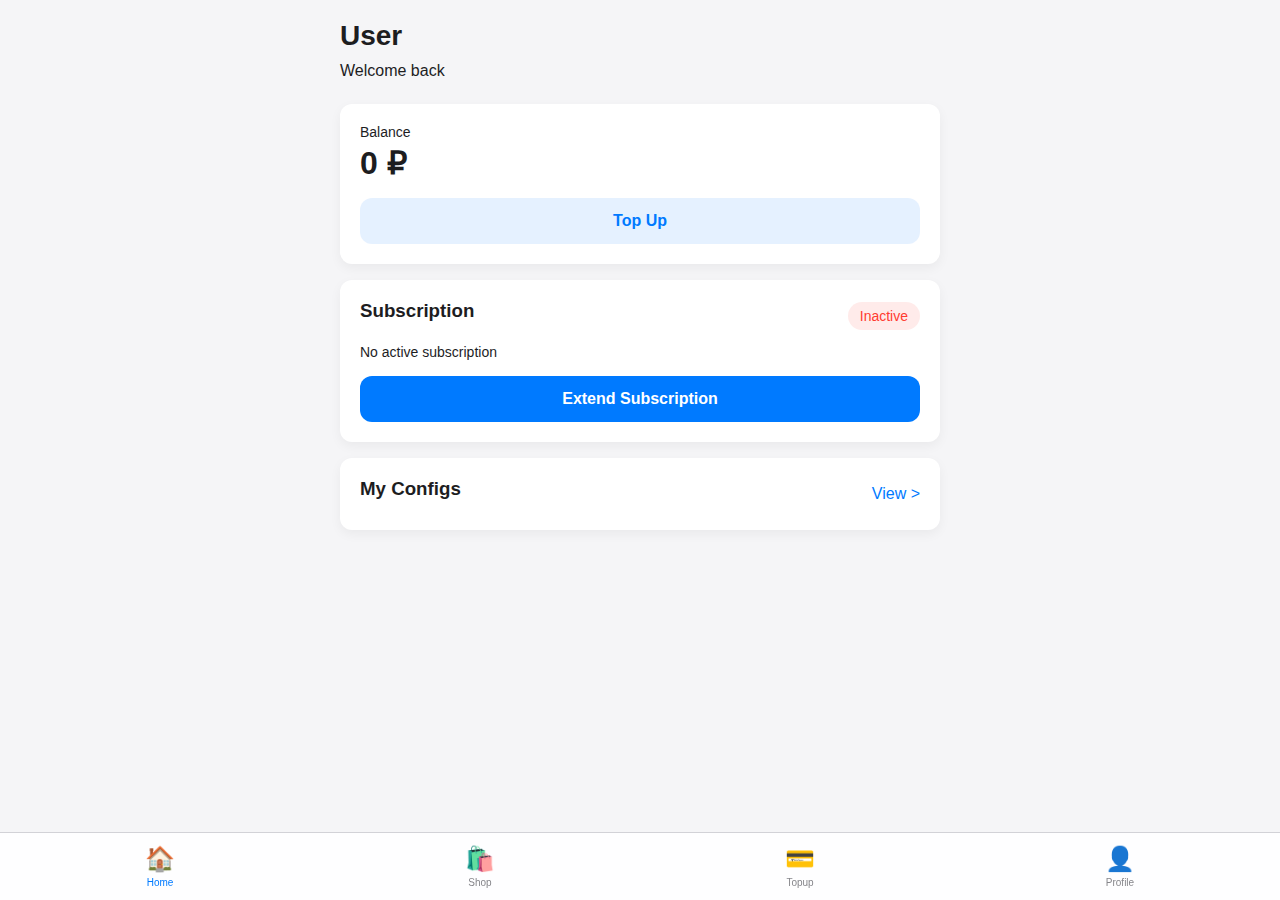
<file: static/index.html>
<!DOCTYPE html>
<html lang="en">
<head>
    <meta charset="UTF-8">
    <meta name="viewport" content="width=device-width, initial-scale=1.0, user-scalable=no">
    <title>VPN Mini App</title>
    <script src="https://telegram.org/js/telegram-web-app.js"></script>
    <link rel="stylesheet" href="style.css">
</head>
<body>
    <div class="container">
        <!-- HOME TAB -->
        <div id="home-tab" class="tab-content">
            <header style="margin-bottom: 24px;">
                <h1 id="username-display">User</h1>
                <div class="text-secondary">Welcome back</div>
            </header>

            <div class="card">
                <div class="text-secondary" style="font-size: 14px; margin-bottom: 4px;">Balance</div>
                <div style="font-size: 32px; font-weight: 700; margin-bottom: 16px;" id="balance-display">0 ₽</div>
                <button class="btn btn-secondary" onclick="switchTab('topup')">Top Up</button>
            </div>

            <div class="card">
                <div style="display:flex; justify-content:space-between; align-items:center; margin-bottom:12px;">
                    <h3>Subscription</h3>
                    <div id="sub-status" class="status-pill status-inactive">Inactive</div>
                </div>
                <div id="sub-date" class="text-secondary" style="font-size: 14px; margin-bottom: 16px;">No active subscription</div>
                <button class="btn" onclick="switchTab('shop')">Extend Subscription</button>
            </div>

            <div class="card" onclick="switchTab('profile')">
                 <div style="display:flex; justify-content:space-between; align-items:center;">
                    <h3>My Configs</h3>
                    <span style="color: var(--accent-color);">View ></span>
                 </div>
            </div>
        </div>

        <!-- SHOP TAB -->
        <div id="shop-tab" class="tab-content hidden">
            <header>
                <h1>Select Plan</h1>
            </header>
            <div id="plans-container">
                <!-- Plans injected here -->
            </div>
            <div style="margin-top: 20px;">
                <button id="buy-btn" class="btn" onclick="buySubscription()" disabled>Select a plan</button>
            </div>
        </div>

        <!-- TOPUP TAB -->
        <div id="topup-tab" class="tab-content hidden">
            <header>
                <h1>Top Up Balance</h1>
            </header>
            <div class="card">
                <label style="display:block; margin-bottom:8px; font-weight:500;">Amount (₽)</label>
                <div class="chips">
                    <div class="chip" data-amount="100">100 ₽</div>
                    <div class="chip" data-amount="300">300 ₽</div>
                    <div class="chip" data-amount="500">500 ₽</div>
                    <div class="chip" data-amount="1000">1000 ₽</div>
                </div>
                <input type="number" id="amount-input" class="input-field" placeholder="Enter amount" min="50">
                <div class="text-secondary" style="font-size: 12px; margin-bottom: 16px;">Minimum amount: 50 ₽</div>
                <button class="btn" onclick="initiateTopup()">Pay with YooKassa</button>
            </div>
        </div>

        <!-- PROFILE TAB -->
        <div id="profile-tab" class="tab-content hidden">
            <header>
                <h1>My Configs</h1>
            </header>
            <div class="card">
                <div id="configs-list">
                    <!-- Configs injected here -->
                </div>
            </div>
             <div class="card" style="margin-top: 20px;">
                <h3>Support</h3>
                <p class="text-secondary" style="font-size: 14px; margin-bottom: 12px;">Need help? Contact our support team.</p>
                <a href="https://t.me/Gl1ch555" class="btn btn-secondary">Contact Support</a>
            </div>
        </div>

    </div>

    <!-- BOTTOM NAV -->
    <div class="bottom-nav">
        <div class="nav-item active" onclick="switchTab('home')">
            <span class="nav-icon">🏠</span>
            Home
        </div>
        <div class="nav-item" onclick="switchTab('shop')">
            <span class="nav-icon">🛍️</span>
            Shop
        </div>
        <div class="nav-item" onclick="switchTab('topup')">
            <span class="nav-icon">💳</span>
            Topup
        </div>
        <div class="nav-item" onclick="switchTab('profile')">
            <span class="nav-icon">👤</span>
            Profile
        </div>
    </div>

    <script src="app.js"></script>
</body>
</html>
</file>
<file: static/style.css>
:root {
    --bg-color: #f5f5f7;
    --card-bg: #ffffff;
    --text-primary: #1d1d1f;
    --text-secondary: #86868b;
    --accent-color: #007aff;
    --success-color: #34c759;
    --error-color: #ff3b30;
    --border-radius: 12px;
    --shadow: 0 4px 12px rgba(0, 0, 0, 0.05);
}

body {
    font-family: -apple-system, BlinkMacSystemFont, "Segoe UI", Roboto, Helvetica, Arial, sans-serif;
    background-color: var(--bg-color);
    color: var(--text-primary);
    margin: 0;
    padding: 0;
    -webkit-font-smoothing: antialiased;
    padding-bottom: 80px; /* Space for bottom nav */
}

.container {
    max-width: 600px;
    margin: 0 auto;
    padding: 20px;
}

h1, h2, h3 {
    margin: 0 0 10px 0;
    font-weight: 600;
}

h1 { font-size: 28px; }
h2 { font-size: 22px; margin-top: 20px; }

.card {
    background: var(--card-bg);
    border-radius: var(--border-radius);
    padding: 20px;
    box-shadow: var(--shadow);
    margin-bottom: 16px;
}

.status-pill {
    display: inline-block;
    padding: 6px 12px;
    border-radius: 20px;
    font-size: 14px;
    font-weight: 500;
}

.status-active {
    background-color: rgba(52, 199, 89, 0.1);
    color: var(--success-color);
}

.status-inactive {
    background-color: rgba(255, 59, 48, 0.1);
    color: var(--error-color);
}

.btn {
    display: block;
    width: 100%;
    padding: 14px;
    border: none;
    border-radius: var(--border-radius);
    background-color: var(--accent-color);
    color: white;
    font-size: 16px;
    font-weight: 600;
    text-align: center;
    cursor: pointer;
    transition: opacity 0.2s;
    text-decoration: none;
    box-sizing: border-box;
}

.btn:active {
    opacity: 0.8;
}

.btn-secondary {
    background-color: rgba(0, 122, 255, 0.1);
    color: var(--accent-color);
}

.btn-small {
    width: auto;
    padding: 8px 16px;
    font-size: 14px;
    display: inline-block;
}

.grid {
    display: grid;
    grid-template-columns: 1fr 1fr;
    gap: 12px;
}

.input-field {
    width: 100%;
    padding: 12px;
    border: 1px solid #d2d2d7;
    border-radius: var(--border-radius);
    font-size: 16px;
    margin-bottom: 12px;
    box-sizing: border-box;
    outline: none;
}

.input-field:focus {
    border-color: var(--accent-color);
}

/* Chips for amounts */
.chips {
    display: flex;
    gap: 8px;
    margin-bottom: 16px;
    flex-wrap: wrap;
}

.chip {
    background: #e5e5ea;
    padding: 8px 16px;
    border-radius: 20px;
    font-size: 14px;
    cursor: pointer;
    transition: background 0.2s;
}

.chip.selected {
    background: var(--accent-color);
    color: white;
}

/* Config List */
.config-item {
    display: flex;
    justify-content: space-between;
    align-items: center;
    padding: 12px 0;
    border-bottom: 1px solid #eee;
}

.config-item:last-child {
    border-bottom: none;
}

.config-info {
    flex-grow: 1;
}

.config-name {
    font-weight: 500;
    font-size: 16px;
}

.config-date {
    font-size: 12px;
    color: var(--text-secondary);
}

/* Bottom Nav */
.bottom-nav {
    position: fixed;
    bottom: 0;
    left: 0;
    right: 0;
    background: rgba(255, 255, 255, 0.9);
    backdrop-filter: blur(10px);
    border-top: 1px solid #d2d2d7;
    display: flex;
    justify-content: space-around;
    padding: 12px 0;
    z-index: 100;
}

.nav-item {
    text-align: center;
    color: var(--text-secondary);
    font-size: 10px;
    text-decoration: none;
    cursor: pointer;
}

.nav-item.active {
    color: var(--accent-color);
}

.nav-icon {
    font-size: 24px;
    display: block;
    margin-bottom: 4px;
}

.hidden {
    display: none;
}

/* Plan Card */
.plan-card {
    border: 2px solid transparent;
    cursor: pointer;
    transition: all 0.2s;
}

.plan-card.selected {
    border-color: var(--accent-color);
    background-color: rgba(0, 122, 255, 0.05);
}

.plan-price {
    font-size: 24px;
    font-weight: 700;
    color: var(--accent-color);
}
</file>
